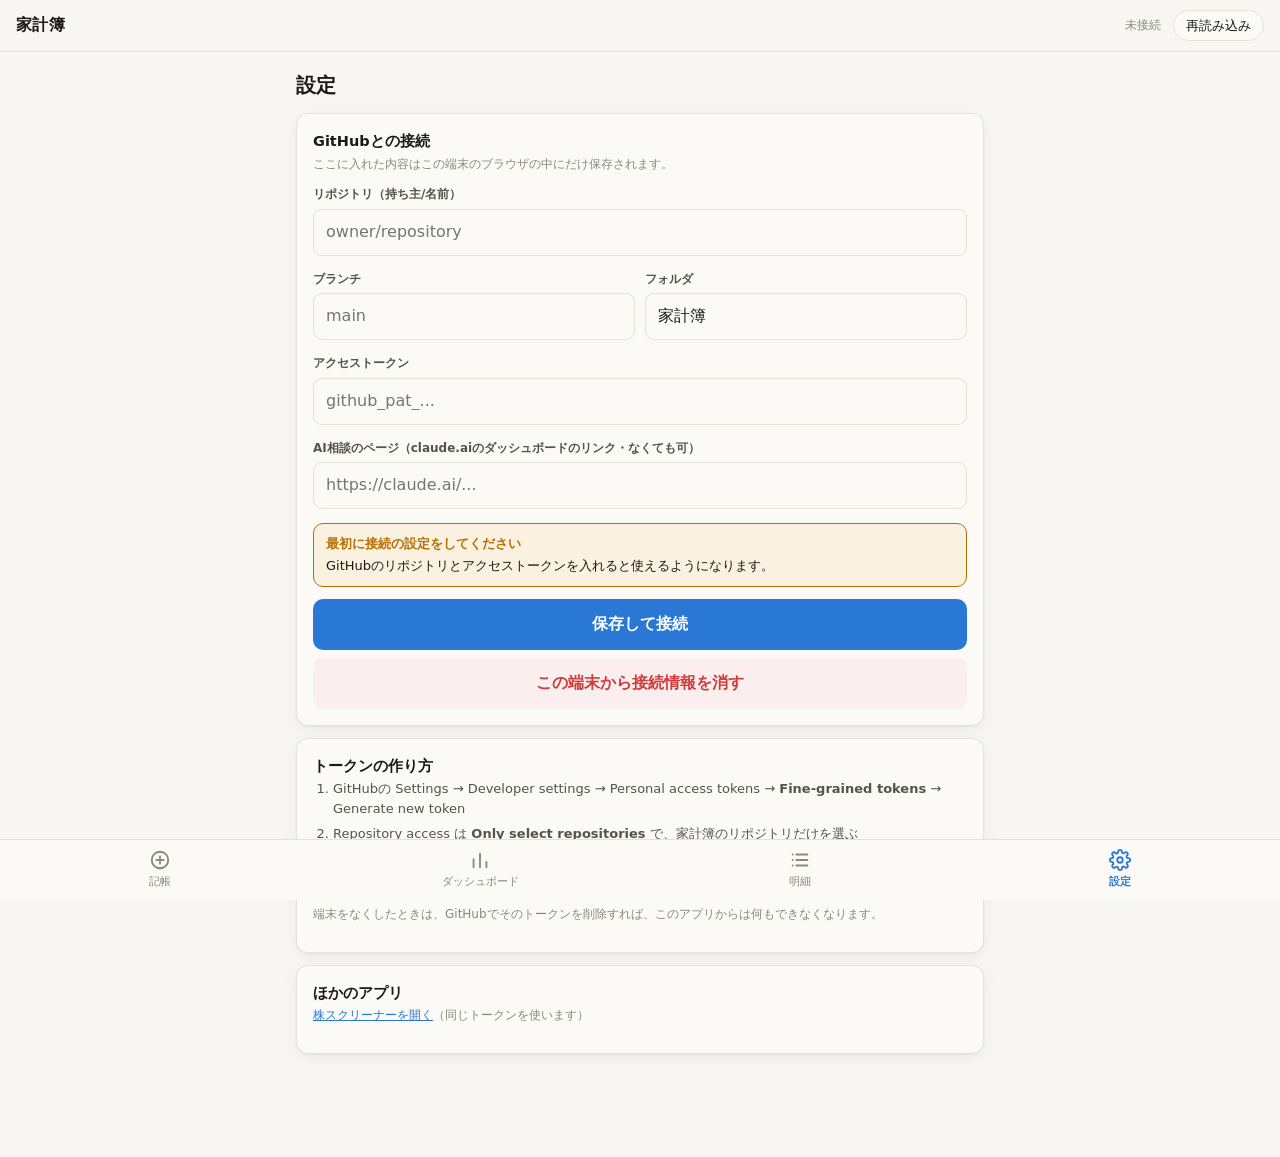
<file: index.html>
<!doctype html>
<html lang="ja">
<head>
<meta charset="utf-8">
<meta name="viewport" content="width=device-width, initial-scale=1, viewport-fit=cover">
<meta http-equiv="Content-Security-Policy" content="default-src 'none'; script-src 'self'; style-src 'self'; img-src 'self' data:; connect-src https://api.github.com; manifest-src 'self'; base-uri 'none'; form-action 'none'">
<meta name="referrer" content="no-referrer">
<meta name="robots" content="noindex, nofollow">
<meta name="theme-color" content="#2a78d6">
<title>家計簿アプリ</title>
<link rel="manifest" href="manifest.webmanifest">
<link rel="icon" href="icon.svg" type="image/svg+xml">
<link rel="apple-touch-icon" href="icon-192.png">
<link rel="stylesheet" href="style.css">
</head>
<body>
<header class="top">
  <div class="brand">家計簿</div>
  <div class="status" id="status" aria-live="polite"></div>
  <a class="icon-btn" id="ai-link" target="_blank" rel="noopener noreferrer" hidden>AI相談</a>
  <button class="icon-btn" id="reload" type="button">再読み込み</button>
</header>

<main>
  <!-- 入力 -->
  <section class="view" id="view-input" aria-labelledby="h-input">
    <h1 id="h-input">記帳</h1>
    <div class="card">
      <div class="seg" role="group" aria-label="種類">
        <button type="button" data-mode="支出" aria-pressed="true">支出</button>
        <button type="button" data-mode="収入" aria-pressed="false">収入</button>
        <button type="button" data-mode="振替" aria-pressed="false">振替・引落</button>
      </div>

      <div class="field">
        <label for="f-amount">金額</label>
        <div class="amount-wrap">
          <span class="yen" aria-hidden="true">¥</span>
          <input class="input amount" id="f-amount" inputmode="numeric" autocomplete="off" placeholder="0">
        </div>
      </div>

      <div class="field">
        <label for="f-date">日付</label>
        <input class="input" id="f-date" type="date">
        <div class="quick">
          <button type="button" class="chip sm" data-day="0">今日</button>
          <button type="button" class="chip sm" data-day="-1">昨日</button>
          <button type="button" class="chip sm" data-day="-2">おととい</button>
        </div>
      </div>

      <div class="field" id="fld-account">
        <label for="f-account">支払った口座・カード</label>
        <select class="input" id="f-account"></select>
      </div>

      <div class="row-2" id="fld-transfer" hidden>
        <div class="field">
          <label for="f-from">出金元</label>
          <select class="input" id="f-from"></select>
        </div>
        <div class="field">
          <label for="f-to">入金先・カード</label>
          <select class="input" id="f-to"></select>
        </div>
      </div>

      <div class="field" id="fld-cat">
        <span class="lbl" id="lbl-cat">カテゴリ</span>
        <div class="chips" id="f-cats" role="group" aria-labelledby="lbl-cat"></div>
        <input class="input mt8" id="f-cat-custom" placeholder="その他のカテゴリを入力" hidden>
      </div>

      <div class="field">
        <label for="f-memo">メモ（店名・内容など）</label>
        <input class="input" id="f-memo" autocomplete="off" placeholder="例: セブンイレブン 昼ごはん">
      </div>

      <div id="f-hint"></div>
      <div id="f-dup"></div>
      <pre class="preview" id="f-preview" aria-label="取引.csvに追加される行"></pre>
      <button class="btn" id="f-submit" type="button" disabled>記帳する</button>
    </div>

    <div id="result"></div>

    <div class="card">
      <h2>最近の記帳</h2>
      <p class="desc">取引.csvの末尾から</p>
      <ul class="txlist" id="recent"></ul>
    </div>
  </section>

  <!-- ダッシュボード -->
  <section class="view" id="view-dash" aria-labelledby="h-dash" hidden>
    <h1 id="h-dash">ダッシュボード</h1>
    <div class="monthbar" id="d-months" role="group" aria-label="表示する月"></div>
    <div class="tiles" id="d-tiles"></div>
    <div id="d-warn"></div>

    <section class="card">
      <h2 id="d-cat-title">カテゴリ別の支出</h2>
      <p class="desc">振替を除く</p>
      <div class="bars" id="d-cats"></div>
    </section>

    <section class="card">
      <h2 id="d-daily-title">日別の支出</h2>
      <p class="desc">棒をタップすると内訳が出ます（振替を除く）</p>
      <div class="vchart" id="d-daily"></div>
      <div class="daydetail" id="d-daydetail"></div>
    </section>

    <section class="card">
      <h2>口座残高</h2>
      <p class="desc">初期残高＋取引の増減。証券は入金ベース</p>
      <div class="bars" id="d-accounts"></div>
    </section>

    <section class="card">
      <h2>カード未払い</h2>
      <p class="desc">基準額＋利用−入金−分割の未払い分で計算。チップは引落口座と引落日</p>
      <div class="bars" id="d-cards"></div>
    </section>

    <section class="card">
      <h2>分割払いの今後の請求</h2>
      <p class="desc" id="d-inst-desc">分割払い.csvの「未払」。月をタップすると内訳が出ます</p>
      <div class="bars inst" id="d-inst"></div>
    </section>

    <section class="card">
      <h2 id="d-fuyou-title">扶養の壁</h2>
      <p class="desc">給与.csvの今年の受取額。斜線は見込み</p>
      <div id="d-fuyou"></div>
    </section>
  </section>

  <!-- 明細 -->
  <section class="view" id="view-tx" aria-labelledby="h-tx" hidden>
    <h1 id="h-tx">明細</h1>
    <div class="monthbar" id="t-months" role="group" aria-label="表示する月"></div>
    <div class="field">
      <label for="t-search">検索（メモ・口座・カテゴリ）</label>
      <input class="input" id="t-search" type="search" autocomplete="off">
    </div>
    <div class="chips mb12" id="t-cats" role="group" aria-label="カテゴリで絞り込み"></div>
    <div class="card">
      <p class="desc" id="t-count"></p>
      <ul class="txlist" id="t-list"></ul>
    </div>
  </section>

  <!-- 設定 -->
  <section class="view" id="view-settings" aria-labelledby="h-settings" hidden>
    <h1 id="h-settings">設定</h1>
    <div class="card">
      <h2>GitHubとの接続</h2>
      <p class="desc">ここに入れた内容はこの端末のブラウザの中にだけ保存されます。</p>
      <div class="field">
        <label for="s-repo">リポジトリ（持ち主/名前）</label>
        <input class="input" id="s-repo" autocomplete="off" autocapitalize="off" spellcheck="false" placeholder="owner/repository">
      </div>
      <div class="row-2">
        <div class="field">
          <label for="s-branch">ブランチ</label>
          <input class="input" id="s-branch" autocomplete="off" autocapitalize="off" spellcheck="false" placeholder="main">
        </div>
        <div class="field">
          <label for="s-dir">フォルダ</label>
          <input class="input" id="s-dir" autocomplete="off" spellcheck="false" placeholder="家計簿">
        </div>
      </div>
      <div class="field">
        <label for="s-token">アクセストークン</label>
        <input class="input" id="s-token" type="password" autocomplete="off" autocapitalize="off" spellcheck="false" placeholder="github_pat_...">
      </div>
      <div class="field">
        <label for="s-ai">AI相談のページ（claude.aiのダッシュボードのリンク・なくても可）</label>
        <input class="input" id="s-ai" type="url" autocomplete="off" autocapitalize="off" spellcheck="false" placeholder="https://claude.ai/...">
      </div>
      <div id="s-msg"></div>
      <button class="btn" id="s-save" type="button">保存して接続</button>
      <button class="btn danger" id="s-clear" type="button">この端末から接続情報を消す</button>
    </div>

    <div class="card">
      <h2>トークンの作り方</h2>
      <ol class="steps">
        <li>GitHubの Settings → Developer settings → Personal access tokens → <b>Fine-grained tokens</b> → Generate new token</li>
        <li>Repository access は <b>Only select repositories</b> で、家計簿のリポジトリだけを選ぶ</li>
        <li>Permissions の <b>Contents</b> を <b>Read and write</b> にする（ほかは触らない）</li>
        <li>作られた <span class="mono">github_pat_</span> で始まる文字列を上に貼る</li>
      </ol>
      <p class="desc">端末をなくしたときは、GitHubでそのトークンを削除すれば、このアプリからは何もできなくなります。</p>
    </div>

    <div class="card">
      <h2>ほかのアプリ</h2>
      <p class="desc"><a href="kabu/">株スクリーナーを開く</a>（同じトークンを使います）</p>
    </div>
  </section>
</main>

<nav class="tabs" aria-label="画面の切り替え">
  <button type="button" data-view="input" aria-current="page">
    <svg viewBox="0 0 24 24" fill="none" stroke="currentColor" stroke-width="2" stroke-linecap="round" aria-hidden="true"><circle cx="12" cy="12" r="9"/><path d="M12 8v8M8 12h8"/></svg>記帳
  </button>
  <button type="button" data-view="dash">
    <svg viewBox="0 0 24 24" fill="none" stroke="currentColor" stroke-width="2" stroke-linecap="round" aria-hidden="true"><path d="M5 20V11M12 20V5M19 20v-6"/></svg>ダッシュボード
  </button>
  <button type="button" data-view="tx">
    <svg viewBox="0 0 24 24" fill="none" stroke="currentColor" stroke-width="2" stroke-linecap="round" aria-hidden="true"><path d="M8 6h12M8 12h12M8 18h12M4 6h.01M4 12h.01M4 18h.01"/></svg>明細
  </button>
  <button type="button" data-view="settings">
    <svg viewBox="0 0 24 24" fill="none" stroke="currentColor" stroke-width="2" stroke-linecap="round" aria-hidden="true"><circle cx="12" cy="12" r="3"/><path d="M19.4 15a1.7 1.7 0 0 0 .3 1.8l.1.1a2 2 0 1 1-2.8 2.8l-.1-.1a1.7 1.7 0 0 0-1.8-.3 1.7 1.7 0 0 0-1 1.5V21a2 2 0 1 1-4 0v-.1a1.7 1.7 0 0 0-1.1-1.5 1.7 1.7 0 0 0-1.8.3l-.1.1a2 2 0 1 1-2.8-2.8l.1-.1a1.7 1.7 0 0 0 .3-1.8 1.7 1.7 0 0 0-1.5-1H3a2 2 0 1 1 0-4h.1a1.7 1.7 0 0 0 1.5-1.1 1.7 1.7 0 0 0-.3-1.8l-.1-.1a2 2 0 1 1 2.8-2.8l.1.1a1.7 1.7 0 0 0 1.8.3H9a1.7 1.7 0 0 0 1-1.5V3a2 2 0 1 1 4 0v.1a1.7 1.7 0 0 0 1 1.5 1.7 1.7 0 0 0 1.8-.3l.1-.1a2 2 0 1 1 2.8 2.8l-.1.1a1.7 1.7 0 0 0-.3 1.8V9a1.7 1.7 0 0 0 1.5 1H21a2 2 0 1 1 0 4h-.1a1.7 1.7 0 0 0-1.5 1z"/></svg>設定
  </button>
</nav>

<div id="toast" role="status" hidden></div>
<script src="app.js"></script>
</body>
</html>
</file>
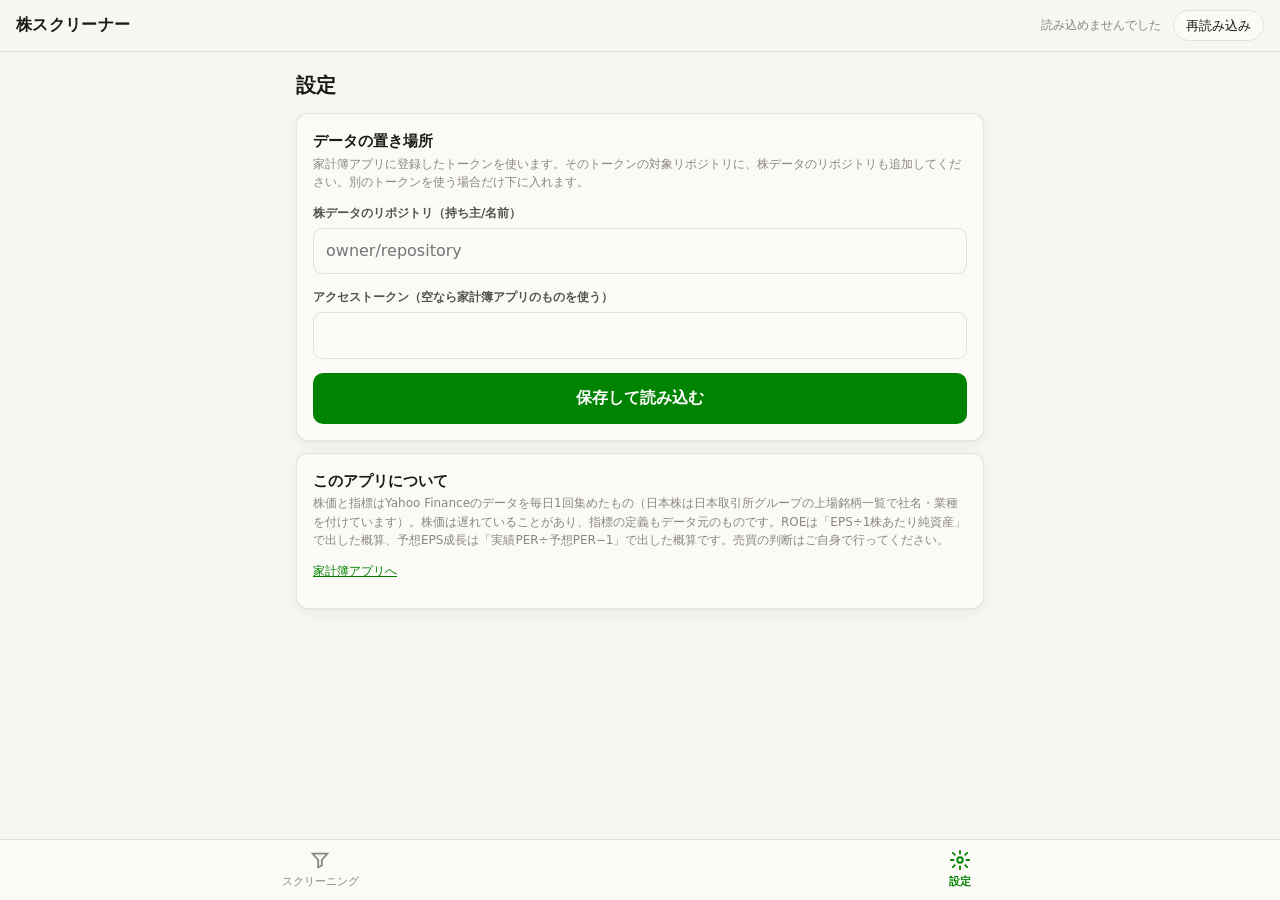
<file: kabu/index.html>
<!doctype html>
<html lang="ja">
<head>
<meta charset="utf-8">
<meta name="viewport" content="width=device-width, initial-scale=1, viewport-fit=cover">
<meta http-equiv="Content-Security-Policy" content="default-src 'none'; script-src 'self'; style-src 'self'; img-src 'self' data:; connect-src https://api.github.com; manifest-src 'self'; base-uri 'none'; form-action 'none'">
<meta name="referrer" content="no-referrer">
<meta name="robots" content="noindex, nofollow">
<meta name="theme-color" content="#008300">
<title>株スクリーナー</title>
<link rel="manifest" href="manifest.webmanifest">
<link rel="icon" href="icon.svg" type="image/svg+xml">
<link rel="apple-touch-icon" href="icon-192.png">
<link rel="stylesheet" href="../style.css">
<link rel="stylesheet" href="kabu.css">
</head>
<body class="kabu">
<header class="top">
  <div class="brand">株スクリーナー</div>
  <div class="status" id="status" aria-live="polite"></div>
  <button class="icon-btn" id="reload" type="button">再読み込み</button>
</header>

<main>
  <section class="view" id="view-screen" aria-label="スクリーニング">
    <div class="seg two" role="group" aria-label="市場">
      <button type="button" data-region="jp" aria-pressed="true">日本株</button>
      <button type="button" data-region="us" aria-pressed="false">米国株</button>
    </div>

    <div class="field">
      <label for="q">社名・コードで探す</label>
      <input class="input" id="q" type="search" autocomplete="off" placeholder="例: トヨタ / 7203 / AAPL">
    </div>

    <div class="presets" id="presets" role="group" aria-label="条件の例"></div>
    <p class="desc" id="preset-desc"></p>

    <details class="card filters" id="filters">
      <summary><span>条件を細かく決める</span><span class="badge" id="filter-count"></span></summary>
      <div class="field" id="fld-mkt">
        <span class="lbl" id="lbl-mkt">市場区分</span>
        <div class="chips" id="mkts" role="group" aria-labelledby="lbl-mkt"></div>
      </div>
      <div class="field">
        <label for="sector">業種</label>
        <select class="input" id="sector"></select>
      </div>
      <div class="ranges" id="ranges"></div>
      <label class="check"><input type="checkbox" id="only-star"> ★を付けた銘柄だけ</label>
      <button class="btn secondary mt8" id="reset" type="button">条件をすべて外す</button>
    </details>

    <div class="sortbar">
      <label for="sort">並べ替え</label>
      <select class="input" id="sort"></select>
    </div>

    <p class="desc" id="count"></p>
    <ul class="stocks" id="list"></ul>
    <button class="btn secondary" id="more" type="button" hidden>さらに表示</button>
    <p class="desc foot" id="source"></p>
  </section>

  <section class="view" id="view-settings" aria-label="設定" hidden>
    <h1>設定</h1>
    <div class="card">
      <h2>データの置き場所</h2>
      <p class="desc">家計簿アプリに登録したトークンを使います。そのトークンの対象リポジトリに、株データのリポジトリも追加してください。別のトークンを使う場合だけ下に入れます。</p>
      <div class="field">
        <label for="s-repo">株データのリポジトリ（持ち主/名前）</label>
        <input class="input" id="s-repo" autocomplete="off" autocapitalize="off" spellcheck="false" placeholder="owner/repository">
      </div>
      <div class="field">
        <label for="s-token">アクセストークン（空なら家計簿アプリのものを使う）</label>
        <input class="input" id="s-token" type="password" autocomplete="off" autocapitalize="off" spellcheck="false">
      </div>
      <div id="s-msg"></div>
      <button class="btn" id="s-save" type="button">保存して読み込む</button>
    </div>
    <div class="card">
      <h2>このアプリについて</h2>
      <p class="desc">株価と指標はYahoo Financeのデータを毎日1回集めたもの（日本株は日本取引所グループの上場銘柄一覧で社名・業種を付けています）。株価は遅れていることがあり、指標の定義もデータ元のものです。ROEは「EPS÷1株あたり純資産」で出した概算、予想EPS成長は「実績PER÷予想PER−1」で出した概算です。売買の判断はご自身で行ってください。</p>
      <p class="desc"><a href="../">家計簿アプリへ</a></p>
    </div>
  </section>
</main>

<nav class="tabs two" aria-label="画面の切り替え">
  <button type="button" data-view="screen" aria-current="page">
    <svg viewBox="0 0 24 24" fill="none" stroke="currentColor" stroke-width="2" stroke-linecap="round" aria-hidden="true"><path d="M4 5h16l-6 7v6l-4 2v-8z"/></svg>スクリーニング
  </button>
  <button type="button" data-view="settings">
    <svg viewBox="0 0 24 24" fill="none" stroke="currentColor" stroke-width="2" stroke-linecap="round" aria-hidden="true"><circle cx="12" cy="12" r="3"/><path d="M12 2v3M12 19v3M4.2 4.2l2.1 2.1M17.7 17.7l2.1 2.1M2 12h3M19 12h3M4.2 19.8l2.1-2.1M17.7 6.3l2.1-2.1"/></svg>設定
  </button>
</nav>

<div id="toast" role="status" hidden></div>
<script src="kabu.js"></script>
</body>
</html>
</file>
<file: style.css>
:root {
  color-scheme: light;
  --page: #f7f6f2;
  --surface: #fbfaf7;
  --surface-2: #f0efe9;
  --ink: #1a1916;
  --ink-2: #55534d;
  --ink-mute: #8a877f;
  --hairline: #e3e1d8;
  --grid: #e8e6dd;
  --ring: rgba(20, 19, 16, 0.10);
  --accent: #2a78d6;
  --accent-ink: #ffffff;
  --accent-soft: #e3eefb;
  --critical: #d03b3b;
  --critical-bg: #faeeee;
  --warning: #b86e00;
  --warning-bg: #fbf1e0;
  --good: #006300;
  --good-bg: #e7f3e7;
  --shadow: 0 1px 2px rgba(20, 19, 16, 0.04), 0 4px 16px rgba(20, 19, 16, 0.05);
}
@media (prefers-color-scheme: dark) {
  :root:not([data-theme="light"]) {
    color-scheme: dark;
    --page: #121211;
    --surface: #1b1b19;
    --surface-2: #242422;
    --ink: #f4f3ee;
    --ink-2: #c1bfb4;
    --ink-mute: #8a877f;
    --hairline: #2e2e2b;
    --grid: #2a2a27;
    --ring: rgba(255, 255, 255, 0.10);
    --accent: #3987e5;
    --accent-ink: #ffffff;
    --accent-soft: #1c2c40;
    --critical: #e66767;
    --critical-bg: #2c1d1d;
    --warning: #e0a040;
    --warning-bg: #2d2416;
    --good: #0ca30c;
    --good-bg: #17261a;
    --shadow: none;
  }
}
:root[data-theme="dark"] {
  color-scheme: dark;
  --page: #121211;
  --surface: #1b1b19;
  --surface-2: #242422;
  --ink: #f4f3ee;
  --ink-2: #c1bfb4;
  --ink-mute: #8a877f;
  --hairline: #2e2e2b;
  --grid: #2a2a27;
  --ring: rgba(255, 255, 255, 0.10);
  --accent: #3987e5;
  --accent-ink: #ffffff;
  --accent-soft: #1c2c40;
  --critical: #e66767;
  --critical-bg: #2c1d1d;
  --warning: #e0a040;
  --warning-bg: #2d2416;
  --good: #0ca30c;
  --good-bg: #17261a;
  --shadow: none;
}

* { box-sizing: border-box; }
html { -webkit-text-size-adjust: 100%; }
body {
  margin: 0;
  background: var(--page);
  color: var(--ink);
  font-family: system-ui, -apple-system, "Segoe UI", "Hiragino Sans", "Yu Gothic UI", Meiryo, sans-serif;
  line-height: 1.55;
  -webkit-font-smoothing: antialiased;
  padding-bottom: calc(68px + env(safe-area-inset-bottom));
}
button, input, select, textarea { font: inherit; color: inherit; }
[hidden] { display: none !important; }

/* ---- header / nav ---- */
.top {
  position: sticky; top: 0; z-index: 20;
  display: flex; align-items: center; justify-content: space-between; gap: 12px;
  padding: calc(10px + env(safe-area-inset-top)) 16px 10px;
  background: color-mix(in srgb, var(--page) 92%, transparent);
  backdrop-filter: blur(8px);
  border-bottom: 1px solid var(--hairline);
}
.brand { font-weight: 700; font-size: 16px; letter-spacing: 0.02em; }
.status { font-size: 11.5px; color: var(--ink-mute); text-align: right; flex: 1; min-width: 0; overflow: hidden; text-overflow: ellipsis; white-space: nowrap; }
.icon-btn {
  border: 1px solid var(--hairline); background: var(--surface); border-radius: 999px;
  padding: 5px 12px; font-size: 12.5px; cursor: pointer; flex: none;
}
.icon-btn:disabled { opacity: .5; cursor: default; }

.tabs {
  position: fixed; left: 0; right: 0; bottom: 0; z-index: 30;
  display: grid; grid-template-columns: repeat(4, 1fr);
  background: var(--surface); border-top: 1px solid var(--hairline);
  padding-bottom: env(safe-area-inset-bottom);
}
.tabs button {
  border: 0; background: none; padding: 9px 4px 10px; cursor: pointer;
  display: flex; flex-direction: column; align-items: center; gap: 2px;
  font-size: 11px; color: var(--ink-mute);
}
.tabs button svg { width: 22px; height: 22px; }
.tabs button[aria-current="page"] { color: var(--accent); font-weight: 650; }

main { max-width: 720px; margin: 0 auto; padding: 14px 16px 24px; }
.view > h1 { font-size: 20px; margin: 4px 0 12px; }

/* ---- cards ---- */
.card {
  background: var(--surface); border: 1px solid var(--ring); border-radius: 12px;
  padding: 16px; box-shadow: var(--shadow); margin-bottom: 12px;
}
.card h2 { font-size: 14.5px; margin: 0 0 2px; }
.desc { font-size: 12px; color: var(--ink-mute); margin: 0 0 12px; }
.desc strong { color: var(--ink-2); font-variant-numeric: tabular-nums; }
.muted { color: var(--ink-mute); }
.small { font-size: 12px; }

/* ---- form ---- */
.seg {
  display: grid; grid-template-columns: repeat(3, 1fr); gap: 4px;
  background: var(--surface-2); padding: 4px; border-radius: 10px; margin-bottom: 14px;
}
.seg button {
  border: 0; border-radius: 7px; padding: 8px 4px; background: none; cursor: pointer;
  font-weight: 600; color: var(--ink-2);
}
.seg button[aria-pressed="true"] { background: var(--surface); color: var(--ink); box-shadow: 0 1px 3px rgba(0,0,0,.12); }

.field { margin-bottom: 14px; }
.field > label, .field > .lbl { display: block; font-size: 12px; color: var(--ink-2); margin-bottom: 5px; font-weight: 600; }
.input, select.input {
  width: 100%; border: 1px solid var(--hairline); background: var(--surface);
  border-radius: 9px; padding: 10px 12px; font-size: 16px;
}
.input:focus, .seg button:focus-visible, .chip:focus-visible, .btn:focus-visible, .icon-btn:focus-visible, .tabs button:focus-visible {
  outline: 2px solid var(--accent); outline-offset: 1px;
}
.amount-wrap { position: relative; }
.amount-wrap .yen { position: absolute; left: 14px; top: 50%; transform: translateY(-50%); font-size: 22px; color: var(--ink-mute); }
.amount { font-size: 28px; font-weight: 700; padding-left: 38px; font-variant-numeric: tabular-nums; }
.row-2 { display: grid; grid-template-columns: 1fr 1fr; gap: 10px; }
.quick { display: flex; gap: 6px; margin-top: 6px; flex-wrap: wrap; }

.chips { display: flex; flex-wrap: wrap; gap: 6px; }
.chip {
  border: 1px solid var(--hairline); background: var(--surface); border-radius: 999px;
  padding: 5px 12px; font-size: 13px; cursor: pointer; color: var(--ink-2);
}
.chip[aria-pressed="true"] { background: var(--accent-soft); border-color: var(--accent); color: var(--ink); font-weight: 650; }
.chip.sm { font-size: 11.5px; padding: 3px 10px; }

.btn {
  display: block; width: 100%; border: 0; border-radius: 10px; padding: 13px;
  background: var(--accent); color: var(--accent-ink); font-weight: 700; font-size: 16px; cursor: pointer;
}
.btn:disabled { opacity: .45; cursor: default; }
.btn.secondary { background: var(--surface-2); color: var(--ink); }
.btn.danger { background: var(--critical-bg); color: var(--critical); }
.btn + .btn { margin-top: 8px; }

.preview {
  font-family: ui-monospace, SFMono-Regular, Consolas, monospace; font-size: 11.5px;
  background: var(--surface-2); border-radius: 8px; padding: 8px 10px; color: var(--ink-2);
  white-space: pre-wrap; word-break: break-all; margin: 0 0 12px;
}
.notice { border-radius: 10px; padding: 10px 12px; font-size: 13px; margin-bottom: 12px; border: 1px solid; }
.notice.warn { background: var(--warning-bg); border-color: var(--warning); }
.notice.err { background: var(--critical-bg); border-color: var(--critical); }
.notice.ok { background: var(--good-bg); border-color: var(--good); }
.notice .t { font-weight: 700; margin-bottom: 2px; }
.notice.warn .t { color: var(--warning); }
.notice.err .t { color: var(--critical); }
.notice.ok .t { color: var(--good); }
.notice label { display: flex; gap: 8px; align-items: center; margin-top: 6px; font-weight: 600; }

/* ---- lists ---- */
.txlist { list-style: none; margin: 0; padding: 0; }
.txlist li { display: grid; grid-template-columns: 1fr auto; gap: 2px 10px; padding: 9px 0; border-bottom: 1px solid var(--grid); }
.txlist li:last-child { border-bottom: 0; }
.txlist .main { font-size: 13.5px; min-width: 0; overflow: hidden; text-overflow: ellipsis; white-space: nowrap; }
.txlist .amt { font-weight: 650; text-align: right; font-variant-numeric: tabular-nums; font-size: 14px; }
.txlist .amt.in { color: var(--good); }
.txlist .amt.mv { color: var(--ink-mute); }
.txlist .sub { grid-column: 1 / -1; font-size: 11.5px; color: var(--ink-mute); overflow: hidden; text-overflow: ellipsis; white-space: nowrap; }
.txlist li.open .sub { white-space: normal; }
.tag { display: inline-block; font-size: 10.5px; border: 1px solid var(--hairline); border-radius: 999px; padding: 0 7px; color: var(--ink-2); margin-right: 4px; }

/* ---- dashboard ---- */
.tiles { display: grid; grid-template-columns: 1fr 1fr; gap: 10px; margin-bottom: 12px; }
.tile { background: var(--surface); border: 1px solid var(--ring); border-radius: 12px; padding: 12px 14px; box-shadow: var(--shadow); min-width: 0; }
.tile .k { font-size: 11.5px; color: var(--ink-2); }
.tile .v { font-size: 21px; font-weight: 750; font-variant-numeric: tabular-nums; letter-spacing: .01em; overflow-wrap: anywhere; }
.tile .v.neg { color: var(--critical); }
.tile .n { font-size: 10.5px; color: var(--ink-mute); }

.monthbar { display: flex; gap: 6px; overflow-x: auto; padding: 2px 0 10px; margin-bottom: 4px; scrollbar-width: none; }
.monthbar::-webkit-scrollbar { display: none; }
.monthbar .chip { flex: none; }

.bars { display: grid; gap: 8px; }
.bar { display: grid; grid-template-columns: minmax(84px, 34%) 1fr auto; gap: 8px; align-items: center; font-size: 12.5px; }
.bar .l { color: var(--ink-2); overflow: hidden; text-overflow: ellipsis; white-space: nowrap; }
.bar .l small { color: var(--ink-mute); font-size: 10.5px; margin-left: 3px; }
.bar .track { height: 12px; position: relative; }
.bar .fill { height: 100%; background: var(--accent); border-radius: 0 4px 4px 0; min-width: 2px; }
.bar .fill.zero { background: var(--hairline); width: 2px !important; border-radius: 0; }
.bar .fill.neg { background: var(--critical); }
.bar .v { text-align: right; font-weight: 650; font-variant-numeric: tabular-nums; min-width: 72px; }

.vchart { position: relative; height: 170px; margin-top: 4px; }
.vgrid { position: absolute; inset: 0 0 20px 0; pointer-events: none; }
.vgrid .gl { position: absolute; left: 0; right: 0; border-top: 1px solid var(--grid); }
.vgrid .gl span { position: absolute; right: 0; top: -15px; font-size: 10px; color: var(--ink-mute); background: var(--surface); padding-left: 4px; font-variant-numeric: tabular-nums; }
.vbars { position: absolute; inset: 0 0 20px 0; display: flex; align-items: flex-end; gap: 2px; }
.vbar { flex: 1; height: 100%; display: flex; flex-direction: column; justify-content: flex-end; border: 0; background: none; padding: 0; cursor: pointer; min-width: 0; }
.vbar .b { background: var(--accent); border-radius: 3px 3px 0 0; min-height: 0; }
.vbar.empty .b { background: transparent; }
.vbar[aria-pressed="true"] .b { filter: brightness(1.2); outline: 2px solid var(--ink); outline-offset: 1px; }
.vlabels { position: absolute; left: 0; right: 0; bottom: 0; display: flex; gap: 2px; }
.vlabels span { flex: 1; text-align: center; font-size: 9.5px; color: var(--ink-mute); font-variant-numeric: tabular-nums; min-width: 0; }
.daydetail { margin-top: 10px; font-size: 12.5px; }

.inst details { border-bottom: 1px solid var(--grid); padding: 6px 0; }
.inst details:last-child { border-bottom: 0; }
.inst summary { list-style: none; cursor: pointer; }
.inst summary::-webkit-details-marker { display: none; }
.inst .items { font-size: 11.5px; color: var(--ink-2); padding: 6px 0 2px 4px; display: grid; gap: 2px; }
.inst .items div { display: flex; justify-content: space-between; gap: 10px; }
.inst .items span:last-child { font-variant-numeric: tabular-nums; white-space: nowrap; }

.meter { height: 12px; border-radius: 6px; background: var(--surface-2); overflow: hidden; margin: 4px 0 2px; position: relative; }
.meter .f { height: 100%; background: var(--accent); }
.meter .f2 { position: absolute; top: 0; bottom: 0; background: repeating-linear-gradient(45deg, var(--accent) 0 3px, transparent 3px 6px); opacity: .55; }
.meter-row { display: flex; justify-content: space-between; font-size: 12.5px; gap: 8px; flex-wrap: wrap; margin-top: 10px; }
.meter-row strong { font-variant-numeric: tabular-nums; }

/* ---- toast ---- */
#toast {
  position: fixed; left: 50%; bottom: calc(80px + env(safe-area-inset-bottom)); transform: translateX(-50%);
  background: var(--ink); color: var(--page); padding: 9px 16px; border-radius: 999px;
  font-size: 13px; z-index: 40; max-width: calc(100% - 32px); box-shadow: 0 4px 14px rgba(0,0,0,.25);
}
.mono { font-family: ui-monospace, SFMono-Regular, Consolas, monospace; }
ol.steps { padding-left: 20px; font-size: 13px; color: var(--ink-2); margin: 0 0 12px; }
ol.steps li { margin-bottom: 4px; }
a { color: var(--accent); }
.mt8 { margin-top: 8px; }
.mb12 { margin-bottom: 12px; }
a.icon-btn { text-decoration: none; color: inherit; }
</file>
<file: kabu/kabu.css>
.kabu { --accent: #008300; --accent-soft: #e5f2e5; }
@media (prefers-color-scheme: dark) {
  :root:not([data-theme="light"]) .kabu { --accent: #18a418; --accent-soft: #17261a; }
}
:root[data-theme="dark"] .kabu { --accent: #18a418; --accent-soft: #17261a; }

.seg.two { grid-template-columns: 1fr 1fr; }
.tabs.two { grid-template-columns: 1fr 1fr; }

.presets { display: flex; gap: 6px; overflow-x: auto; padding: 2px 0 8px; scrollbar-width: none; }
.presets::-webkit-scrollbar { display: none; }
.presets .chip { flex: none; }

.filters { padding: 0; }
.filters > summary {
  list-style: none; cursor: pointer; padding: 14px 16px; font-weight: 650; font-size: 14px;
  display: flex; justify-content: space-between; align-items: center;
}
.filters > summary::-webkit-details-marker { display: none; }
.filters > summary::after { content: "＋"; color: var(--ink-mute); }
.filters[open] > summary::after { content: "−"; }
.filters > :not(summary) { margin-left: 16px; margin-right: 16px; }
.filters[open] { padding-bottom: 16px; }
.badge { font-size: 11.5px; color: var(--accent); font-weight: 650; margin-left: auto; margin-right: 10px; }

.ranges { display: grid; gap: 10px; margin-bottom: 12px; }
.range { display: grid; grid-template-columns: 1fr 86px 14px 86px; gap: 6px; align-items: center; font-size: 13px; }
.range .rl { color: var(--ink-2); }
.range .rl small { display: block; font-size: 10.5px; color: var(--ink-mute); }
.range input { padding: 8px; font-size: 15px; text-align: right; }
.range .tilde { color: var(--ink-mute); text-align: center; }
.check { display: flex; align-items: center; gap: 8px; font-size: 13.5px; margin: 4px 0; }

.sortbar { display: flex; align-items: center; gap: 10px; margin: 4px 0 8px; }
.sortbar label { font-size: 12.5px; color: var(--ink-2); flex: none; }
.sortbar select { padding: 8px 10px; font-size: 14px; }

.stocks { list-style: none; margin: 0 0 12px; padding: 0; display: grid; gap: 8px; }
.stock { background: var(--surface); border: 1px solid var(--ring); border-radius: 12px; box-shadow: var(--shadow); }
.stock > button.head {
  display: grid; grid-template-columns: 1fr auto; gap: 2px 10px; width: 100%; text-align: left;
  background: none; border: 0; padding: 12px 14px 10px; cursor: pointer;
}
.stock .nm { font-weight: 700; font-size: 14.5px; min-width: 0; overflow: hidden; text-overflow: ellipsis; white-space: nowrap; }
.stock .px { text-align: right; font-weight: 700; font-variant-numeric: tabular-nums; font-size: 14.5px; }
.stock .meta { font-size: 11.5px; color: var(--ink-mute); min-width: 0; overflow: hidden; text-overflow: ellipsis; white-space: nowrap; }
.stock .chg { text-align: right; font-size: 12px; font-variant-numeric: tabular-nums; }
.stock .chg.up { color: var(--good); }
.stock .chg.down { color: var(--critical); }
.stock .kpis { grid-column: 1 / -1; display: flex; flex-wrap: wrap; gap: 2px 12px; font-size: 12px; color: var(--ink-2); margin-top: 4px; font-variant-numeric: tabular-nums; }
.stock .kpis b { color: var(--ink); font-weight: 650; }
.stock .kpis .hit b { color: var(--accent); }
.detail { padding: 0 14px 12px; border-top: 1px solid var(--grid); }
.detail dl { display: grid; grid-template-columns: 1fr 1fr; gap: 6px 14px; margin: 10px 0; font-size: 12.5px; }
.detail dl div { display: flex; justify-content: space-between; gap: 6px; border-bottom: 1px dashed var(--grid); padding-bottom: 3px; }
.detail dt { color: var(--ink-mute); }
.detail dd { margin: 0; font-weight: 600; font-variant-numeric: tabular-nums; text-align: right; }
.detail .links { display: flex; flex-wrap: wrap; gap: 8px; align-items: center; }
.detail .links a { font-size: 13px; }
.star { border: 1px solid var(--hairline); background: var(--surface); border-radius: 999px; padding: 4px 12px; font-size: 13px; cursor: pointer; margin-left: auto; }
.star[aria-pressed="true"] { background: var(--accent-soft); border-color: var(--accent); }
.foot { margin-top: 8px; }
</file>
